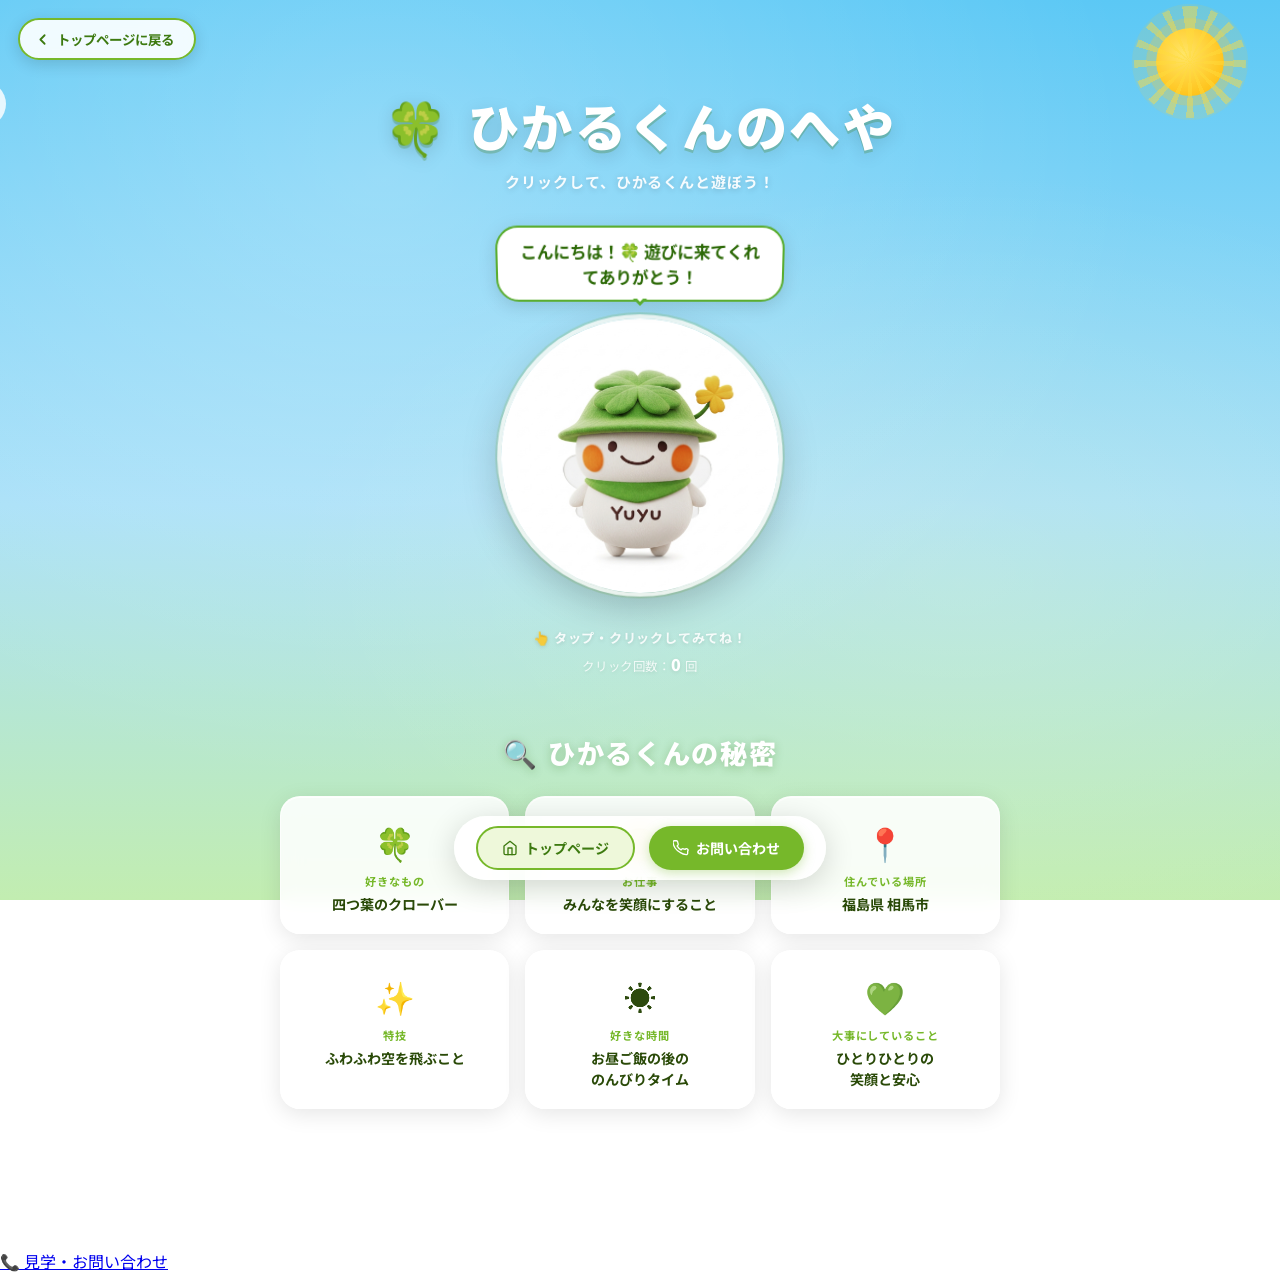
<file: hikaru.html>
<!DOCTYPE html>
<html lang="ja">
<head>
  <meta charset="UTF-8">
  <meta name="viewport" content="width=device-width, initial-scale=1.0">
  <title>ひかるくんのへや | 【公式】デイサービス 友遊</title>
  <link rel="preconnect" href="https://fonts.googleapis.com">
  <link rel="preconnect" href="https://fonts.gstatic.com" crossorigin>
  <link href="https://fonts.googleapis.com/css2?family=Noto+Sans+JP:wght@400;700;900&family=Nunito:wght@800;900&display=swap" rel="stylesheet">
  <style>
    /* ============================================================
       RESET & BASE
    ============================================================ */
    *, *::before, *::after { box-sizing: border-box; margin: 0; padding: 0; }
    html { scroll-behavior: smooth; }
    body {
      font-family: 'Noto Sans JP', sans-serif;
      min-height: 100vh;
      overflow-x: hidden;
      color: #2d4a0e;
    }

    /* ============================================================
       ANIMATED GRADIENT BACKGROUND
       上: 青空グラデーション / 下: 草原グラデーション
    ============================================================ */
    .hikaru_bg {
      position: fixed;
      inset: 0;
      z-index: 0;
      background:
        linear-gradient(
          to bottom,
          #5bc8f5 0%,
          #a8e0f8 28%,
          #c8f0a0 55%,
          #7ec850 80%,
          #5aad30 100%
        );
      background-size: 100% 200%;
      animation: skyShift 10s ease-in-out infinite alternate;
    }
    @keyframes skyShift {
      0%   { background-position: 0% 0%; }
      100% { background-position: 0% 30%; }
    }

    /* 光の粒（雰囲気づくり） */
    .hikaru_bg::after {
      content: '';
      position: absolute;
      inset: 0;
      background: radial-gradient(ellipse at 30% 20%, rgba(255,255,255,0.25) 0%, transparent 60%),
                  radial-gradient(ellipse at 75% 65%, rgba(255,255,200,0.18) 0%, transparent 50%);
      pointer-events: none;
    }

    /* ============================================================
       CLOUDS
    ============================================================ */
    .cloud {
      position: fixed;
      z-index: 1;
      background: rgba(255,255,255,0.82);
      border-radius: 60px;
      pointer-events: none;
    }
    .cloud::before, .cloud::after {
      content: '';
      position: absolute;
      background: rgba(255,255,255,0.82);
      border-radius: 50%;
    }
    .cloud--1 { width: 160px; height: 46px; top: 9%;  left: -12%; animation: cloudDrift 24s linear infinite; }
    .cloud--1::before { width: 70px;  height: 70px;  top: -34px; left: 22px; }
    .cloud--1::after  { width: 48px;  height: 48px;  top: -22px; left: 78px; }
    .cloud--2 { width: 110px; height: 32px; top: 17%; left: -9%;  animation: cloudDrift 34s linear 6s infinite; }
    .cloud--2::before { width: 50px;  height: 50px;  top: -26px; left: 16px; }
    .cloud--2::after  { width: 34px;  height: 34px;  top: -16px; left: 56px; }
    .cloud--3 { width: 130px; height: 38px; top: 4%;  left: -11%; animation: cloudDrift 19s linear 14s infinite; }
    .cloud--3::before { width: 58px;  height: 58px;  top: -28px; left: 20px; }
    .cloud--3::after  { width: 38px;  height: 38px;  top: -18px; left: 66px; }
    @keyframes cloudDrift {
      from { transform: translateX(0); }
      to   { transform: translateX(calc(100vw + 220px)); }
    }

    /* ============================================================
       SUN（画面右上）
    ============================================================ */
    .sun {
      position: fixed;
      top: 28px;
      right: 56px;
      z-index: 2;
      width: 68px;
      height: 68px;
      pointer-events: none;
    }
    .sun_circle {
      width: 100%;
      height: 100%;
      background: radial-gradient(circle at 40% 38%, #ffe566, #ffb700);
      border-radius: 50%;
      box-shadow: 0 0 0 10px rgba(255,200,40,0.25), 0 0 0 24px rgba(255,200,40,0.12);
      animation: sunPulse 4s ease-in-out infinite;
    }
    .sun_rays {
      position: absolute;
      inset: -22px;
      border-radius: 50%;
      background: repeating-conic-gradient(
        rgba(255,220,60,0.45) 0deg 8deg,
        transparent 8deg 22deg
      );
      animation: sunSpin 18s linear infinite;
    }
    @keyframes sunSpin  { to   { transform: rotate(360deg); } }
    @keyframes sunPulse {
      0%,100% { box-shadow: 0 0 0 10px rgba(255,200,40,0.25), 0 0 0 24px rgba(255,200,40,0.12); }
      50%     { box-shadow: 0 0 0 14px rgba(255,200,40,0.30), 0 0 0 32px rgba(255,200,40,0.15); }
    }

    /* ============================================================
       BACK BUTTON（左上固定）
    ============================================================ */
    .back_btn {
      position: fixed;
      top: 18px;
      left: 18px;
      z-index: 200;
      display: inline-flex;
      align-items: center;
      gap: 6px;
      background: rgba(255,255,255,0.9);
      backdrop-filter: blur(10px);
      border: 2.5px solid #76b82a;
      border-radius: 50px;
      padding: 9px 20px 9px 14px;
      font-family: 'Noto Sans JP', sans-serif;
      font-size: 0.84rem;
      font-weight: 700;
      color: #3d7a10;
      text-decoration: none;
      box-shadow: 0 4px 16px rgba(0,0,0,0.14);
      transition: transform 0.18s, box-shadow 0.18s, background 0.18s;
    }
    .back_btn:hover {
      transform: translateX(-4px);
      box-shadow: 0 6px 22px rgba(0,0,0,0.2);
      background: #fff;
    }
    .back_btn svg { width: 17px; height: 17px; flex-shrink: 0; }

    /* ============================================================
       PAGE LAYOUT
    ============================================================ */
    .hikaru_page {
      position: relative;
      z-index: 10;
      min-height: 100vh;
      display: flex;
      flex-direction: column;
      align-items: center;
      padding: 88px 20px 140px;
      gap: 0;
    }

    /* ============================================================
       PAGE TITLE
    ============================================================ */
    .hikaru_title {
      font-family: 'Nunito', 'Noto Sans JP', sans-serif;
      font-size: clamp(1.9rem, 5.5vw, 3.2rem);
      font-weight: 900;
      color: #fff;
      text-shadow: 0 3px 0 rgba(60,120,10,0.25), 0 5px 18px rgba(0,0,0,0.15);
      letter-spacing: 0.05em;
      margin-bottom: 6px;
      text-align: center;
    }
    .hikaru_subtitle {
      font-size: 0.94rem;
      font-weight: 700;
      color: rgba(255,255,255,0.92);
      text-shadow: 0 1px 6px rgba(0,0,0,0.18);
      margin-bottom: 40px;
      text-align: center;
      letter-spacing: 0.06em;
    }

    /* ============================================================
       MASCOT AREA（3D視差 + クリックアニメ）
    ============================================================ */
    #hikaruStage {
      position: relative;
      display: flex;
      flex-direction: column;
      align-items: center;
      /* perspective はここに設定 */
      perspective: 800px;
      perspective-origin: 50% 50%;
      margin-bottom: 20px;
      cursor: pointer;
      user-select: none;
      -webkit-user-select: none;
      outline: none;
    }
    #hikaruStage:focus-visible {
      outline: 3px dashed #76b82a;
      outline-offset: 10px;
      border-radius: 16px;
    }

    /* 視差トラッキング対象 */
    #hikaruTilt {
      transform-style: preserve-3d;
      will-change: transform;
      display: flex;
      flex-direction: column;
      align-items: center;
    }

    /* ── スピーチバブル ── */
    #speechBubble {
      background: #fff;
      border: 2.5px solid #5aad30;
      border-radius: 22px;
      padding: 10px 22px;
      font-size: 1.02rem;
      font-weight: 700;
      color: #2d6a08;
      box-shadow: 0 4px 18px rgba(0,0,0,0.13);
      position: relative;
      margin-bottom: 16px;
      max-width: 280px;
      min-height: 46px;
      text-align: center;
      display: flex;
      align-items: center;
      justify-content: center;
      opacity: 0;
      transform: translateY(8px) scale(0.94);
      transition: opacity 0.22s, transform 0.22s;
      pointer-events: none;
    }
    #speechBubble.is-visible {
      opacity: 1;
      transform: translateY(0) scale(1);
    }
    /* 吹き出しの矢印 */
    #speechBubble::after {
      content: '';
      position: absolute;
      bottom: -13px;
      left: 50%;
      transform: translateX(-50%);
      border: 7px solid transparent;
      border-top-color: #5aad30;
    }
    #speechBubble::before {
      content: '';
      position: absolute;
      bottom: -9px;
      left: 50%;
      transform: translateX(-50%);
      border: 7px solid transparent;
      border-top-color: #fff;
      z-index: 1;
    }

    /* ── マスコット動画（円形切り抜き） ── */
    #bigHikaru {
      width: clamp(170px, 30vw, 280px);
      height: clamp(170px, 30vw, 280px); /* 円形には width と同じ高さが必要 */
      object-fit: cover;     /* 円の中に映像をトリミング表示 */
      border-radius: 50%;    /* 丸く切り抜く */
      background: transparent;
      /* 白枠＋影でメダル感を演出 */
      outline: 4px solid rgba(255, 255, 255, 0.80);
      box-shadow: 0 14px 40px rgba(0, 0, 0, 0.22), 0 0 0 6px rgba(118, 184, 42, 0.18);
      transform-origin: center center;
      /* デフォルトのふわふわアニメ */
      animation: hikaruFloat 3.4s ease-in-out infinite;
      display: block;
      min-width: 100px;
    }

    /* 動画エラー時のフォールバック表示 */
    #bigHikaru.vid-error {
      width: clamp(170px, 30vw, 280px);
      height: clamp(170px, 30vw, 280px);
      background: linear-gradient(135deg, #e8f8d0 0%, #c0e880 100%)
                  url('images/hikaru_mascot.png') center/contain no-repeat;
      border-radius: 50%;
      animation: hikaruFloat 3.4s ease-in-out infinite;
    }

    /* ── クリックアニメーション ── */
    /* A: トランポリンジャンプ */
    #bigHikaru.anim-jump {
      animation: hikaruJump 0.6s cubic-bezier(0.36,0.07,0.19,0.97) forwards !important;
    }
    /* B: 高速スピン */
    #bigHikaru.anim-spin {
      animation: hikaruSpin 0.65s cubic-bezier(0.36,0.07,0.19,0.97) forwards !important;
    }
    /* C: プルプルシェイク */
    #bigHikaru.anim-shake {
      animation: hikaruShake 0.55s cubic-bezier(0.36,0.07,0.19,0.97) forwards !important;
    }

    @keyframes hikaruFloat {
      0%, 100% { transform: translateY(0px); }
      50%       { transform: translateY(-16px); }
    }
    @keyframes hikaruJump {
      0%   { transform: translateY(0)     scaleX(1)    scaleY(1); }
      15%  { transform: translateY(0)     scaleX(1.20) scaleY(0.80); }
      40%  { transform: translateY(-72px) scaleX(0.86) scaleY(1.16); }
      60%  { transform: translateY(-20px) scaleX(1.08) scaleY(0.94); }
      78%  { transform: translateY(0)     scaleX(0.96) scaleY(1.06); }
      90%  { transform: translateY(-6px)  scaleX(1.02) scaleY(0.98); }
      100% { transform: translateY(0)     scaleX(1)    scaleY(1); }
    }
    @keyframes hikaruSpin {
      0%   { transform: rotate(0deg)   scale(1);    }
      25%  { transform: rotate(120deg) scale(1.18); }
      60%  { transform: rotate(280deg) scale(1.10); }
      85%  { transform: rotate(350deg) scale(1.03); }
      100% { transform: rotate(360deg) scale(1);    }
    }
    @keyframes hikaruShake {
      0%,100% { transform: translateX(0)    rotate(0deg); }
      12%     { transform: translateX(-14px) rotate(-6deg); }
      25%     { transform: translateX(14px)  rotate(6deg); }
      37%     { transform: translateX(-10px) rotate(-4deg); }
      50%     { transform: translateX(10px)  rotate(4deg); }
      62%     { transform: translateX(-6px)  rotate(-2deg); }
      75%     { transform: translateX(6px)   rotate(2deg); }
      88%     { transform: translateX(-2px); }
    }

    /* ── クリックヒント ── */
    .click_hint {
      font-size: 0.82rem;
      font-weight: 700;
      color: rgba(255,255,255,0.88);
      letter-spacing: 0.06em;
      margin-top: 8px;
      animation: hintPulse 2.2s ease-in-out infinite;
      text-shadow: 0 1px 4px rgba(0,0,0,0.12);
    }
    @keyframes hintPulse {
      0%,100% { opacity: 0.65; transform: scale(1); }
      50%      { opacity: 1;    transform: scale(1.04); }
    }

    /* ── クリック回数 ── */
    .click_counter {
      font-size: 0.78rem;
      color: rgba(255,255,255,0.8);
      letter-spacing: 0.05em;
      margin-top: 5px;
      text-shadow: 0 1px 4px rgba(0,0,0,0.1);
    }
    .click_counter strong {
      font-size: 1.0rem;
      font-weight: 900;
      color: #fff;
    }

    /* ============================================================
       SPARKLE PARTICLES
    ============================================================ */
    .sparkle {
      position: fixed;
      pointer-events: none;
      z-index: 300;
      font-size: 1.3rem;
      line-height: 1;
      animation: sparklePop 0.75s ease forwards;
    }
    @keyframes sparklePop {
      0%   { transform: translate(0,0) scale(0.3) rotate(0deg);   opacity: 1; }
      55%  { opacity: 1; }
      100% { transform: translate(var(--dx),var(--dy)) scale(1.0) rotate(var(--dr)); opacity: 0; }
    }

    /* ============================================================
       CLOVER SHOWER PARTICLES
    ============================================================ */
    .clover_particle {
      position: fixed;
      top: -50px;
      z-index: 250;
      pointer-events: none;
      font-size: var(--sz, 1.6rem);
      animation: cloverFall var(--dur) ease-in forwards;
      will-change: transform, opacity;
    }
    @keyframes cloverFall {
      0%   { transform: translateY(0px)    rotate(0deg)         translateX(0px); opacity: 1;   }
      30%  { transform: translateY(30vh)   rotate(var(--r1))    translateX(var(--wx)); opacity: 1; }
      70%  { transform: translateY(72vh)   rotate(var(--r2))    translateX(calc(var(--wx) * -0.6)); opacity: 0.9; }
      100% { transform: translateY(112vh)  rotate(var(--spin))  translateX(var(--wx2)); opacity: 0; }
    }

    /* ============================================================
       EASTER EGG OVERLAY
    ============================================================ */
    #easterEgg {
      display: none;
      position: fixed;
      inset: 0;
      z-index: 600;
      background: rgba(0,0,0,0.55);
      backdrop-filter: blur(8px);
      align-items: center;
      justify-content: center;
      flex-direction: column;
      gap: 22px;
    }
    #easterEgg.is-active { display: flex; animation: eggFadeIn 0.3s ease; }
    @keyframes eggFadeIn { from { opacity: 0; } to { opacity: 1; } }

    .easter_card {
      background: #fff;
      border-radius: 28px;
      padding: 44px 52px;
      text-align: center;
      box-shadow: 0 24px 64px rgba(0,0,0,0.28);
      max-width: 360px;
      width: 92%;
      animation: easterIn 0.5s cubic-bezier(0.34,1.56,0.64,1) forwards;
    }
    @keyframes easterIn {
      from { transform: scale(0.4) rotate(-10deg); opacity: 0; }
      to   { transform: scale(1)   rotate(0deg);   opacity: 1; }
    }
    .easter_emoji { font-size: 3.2rem; margin-bottom: 10px; }
    .easter_title {
      font-size: 1.45rem;
      font-weight: 900;
      color: #5aad30;
      margin-bottom: 10px;
    }
    .easter_text  { font-size: 0.92rem; color: #555; line-height: 1.75; }
    .easter_close {
      background: #76b82a;
      color: #fff;
      border: none;
      border-radius: 50px;
      padding: 13px 40px;
      font-size: 1rem;
      font-weight: 700;
      cursor: pointer;
      font-family: inherit;
      box-shadow: 0 4px 14px rgba(118,184,42,0.4);
      transition: background 0.15s, transform 0.15s;
    }
    .easter_close:hover { background: #4d9620; transform: scale(1.06); }

    /* ============================================================
       PROFILE SECTION — 「ひかるくんの秘密」
    ============================================================ */
    .profile_section {
      width: 100%;
      max-width: 720px;
      margin-top: 56px;
    }
    .profile_section_title {
      font-family: 'Nunito', 'Noto Sans JP', sans-serif;
      font-size: clamp(1.3rem, 3.5vw, 1.7rem);
      font-weight: 900;
      color: #fff;
      text-align: center;
      text-shadow: 0 2px 10px rgba(40,100,5,0.28);
      margin-bottom: 22px;
      letter-spacing: 0.06em;
    }
    .profile_grid {
      display: grid;
      grid-template-columns: repeat(3, 1fr);
      gap: 16px;
    }
    .profile_card {
      background: rgba(255,255,255,0.88);
      backdrop-filter: blur(10px);
      border-radius: 20px;
      padding: 22px 16px 18px;
      text-align: center;
      box-shadow: 0 5px 22px rgba(0,0,0,0.10), 0 1px 0 rgba(255,255,255,0.8) inset;
      border: 1.5px solid rgba(255,255,255,0.6);
      transition: transform 0.22s cubic-bezier(0.34,1.56,0.64,1), box-shadow 0.22s;
      cursor: default;
    }
    .profile_card:hover {
      transform: translateY(-6px) scale(1.04);
      box-shadow: 0 12px 36px rgba(0,0,0,0.16);
    }
    .profile_card_icon  {
      font-size: 2rem;
      margin-bottom: 8px;
      display: block;
      animation: iconBounce 3s ease-in-out infinite;
    }
    /* カードごとにアニメーション遅延 */
    .profile_card:nth-child(2) .profile_card_icon { animation-delay: 0.3s; }
    .profile_card:nth-child(3) .profile_card_icon { animation-delay: 0.6s; }
    .profile_card:nth-child(4) .profile_card_icon { animation-delay: 0.9s; }
    .profile_card:nth-child(5) .profile_card_icon { animation-delay: 1.2s; }
    .profile_card:nth-child(6) .profile_card_icon { animation-delay: 1.5s; }
    @keyframes iconBounce {
      0%,100% { transform: translateY(0); }
      45%     { transform: translateY(-5px); }
      55%     { transform: translateY(-5px); }
    }
    .profile_card_label {
      font-size: 0.7rem;
      font-weight: 700;
      color: #76b82a;
      letter-spacing: 0.08em;
      margin-bottom: 5px;
      text-transform: uppercase;
    }
    .profile_card_value {
      font-size: 0.88rem;
      font-weight: 700;
      color: #2a4a08;
      line-height: 1.5;
    }

    /* ============================================================
       BOTTOM NAV（固定）
    ============================================================ */
    .bottom_nav {
      position: fixed;
      bottom: 20px;
      left: 50%;
      transform: translateX(-50%);
      z-index: 200;
      display: flex;
      gap: 14px;
      background: rgba(255,255,255,0.92);
      backdrop-filter: blur(14px);
      border-radius: 50px;
      padding: 10px 22px;
      box-shadow: 0 6px 30px rgba(0,0,0,0.16);
      white-space: nowrap;
    }
    .bottom_nav_btn {
      display: inline-flex;
      align-items: center;
      gap: 7px;
      padding: 10px 24px;
      border-radius: 50px;
      font-size: 0.88rem;
      font-weight: 700;
      font-family: inherit;
      text-decoration: none;
      cursor: pointer;
      border: none;
      transition: transform 0.16s, box-shadow 0.16s, background 0.16s;
    }
    .bottom_nav_btn--home {
      background: #eef8da;
      color: #3d7a10;
      border: 2px solid #76b82a;
    }
    .bottom_nav_btn--home:hover   { background: #dff0b8; transform: scale(1.05); }
    .bottom_nav_btn--contact {
      background: #76b82a;
      color: #fff;
      box-shadow: 0 3px 12px rgba(118,184,42,0.35);
    }
    .bottom_nav_btn--contact:hover { background: #4d9620; transform: scale(1.06); box-shadow: 0 6px 18px rgba(118,184,42,0.45); }
    .bottom_nav_btn svg { width: 16px; height: 16px; flex-shrink: 0; }

    /* ============================================================
       RESPONSIVE
    ============================================================ */
    @media (max-width: 640px) {
      .profile_grid { grid-template-columns: repeat(2, 1fr); gap: 12px; }
      .sun { top: 16px; right: 24px; }
      .sun, .sun_circle { width: 48px; height: 48px; }
      .hikaru_page { padding-top: 72px; }
    }
    @media (max-width: 400px) {
      .bottom_nav { gap: 8px; padding: 9px 14px; }
      .bottom_nav_btn { padding: 9px 14px; font-size: 0.8rem; }
      .profile_grid { gap: 10px; }
    }
  </style>
</head>
<body>

  <!-- 背景 -->
  <div class="hikaru_bg" aria-hidden="true"></div>

  <!-- 雲 -->
  <div class="cloud cloud--1" aria-hidden="true"></div>
  <div class="cloud cloud--2" aria-hidden="true"></div>
  <div class="cloud cloud--3" aria-hidden="true"></div>

  <!-- 太陽 -->
  <div class="sun" aria-hidden="true">
    <div class="sun_rays"></div>
    <div class="sun_circle"></div>
  </div>

  <!-- 戻るボタン -->
  <a href="./index.html" class="back_btn" aria-label="トップページに戻る">
    <svg viewBox="0 0 24 24" fill="none" stroke="currentColor" stroke-width="2.5"
         stroke-linecap="round" stroke-linejoin="round" aria-hidden="true">
      <polyline points="15 18 9 12 15 6"/>
    </svg>
    トップページに戻る
  </a>

  <!-- メインコンテンツ -->
  <main class="hikaru_page">

    <h1 class="hikaru_title">🍀 ひかるくんのへや</h1>
    <p class="hikaru_subtitle">クリックして、ひかるくんと遊ぼう！</p>

    <!-- マスコット + 視差エリア -->
    <div id="hikaruStage" role="button" tabindex="0"
         aria-label="ひかるくんをクリックして遊ぶ（Enterキーでも操作できます）">
      <div id="hikaruTilt">
        <!-- スピーチバブル -->
        <div id="speechBubble" role="status" aria-live="polite" aria-atomic="true"></div>
        <!-- マスコット動画（透過PNG をポスター画像に指定して読み込み中もキャラ表示） -->
        <video
          id="bigHikaru"
          src="images/hikaru.mp4.mp4"
          poster="images/hikaru_mascot.png"
          autoplay
          muted
          loop
          playsinline
          aria-label="ひかるくん"
          preload="auto"
        ></video>
      </div>
    </div>

    <p class="click_hint" aria-hidden="true">👆 タップ・クリックしてみてね！</p>
    <p class="click_counter">
      クリック回数：<strong id="clickNum">0</strong> 回
    </p>

    <!-- ひかるくんの秘密（プロフィールカード） -->
    <section class="profile_section" aria-label="ひかるくんの秘密">
      <h2 class="profile_section_title">🔍 ひかるくんの秘密</h2>
      <div class="profile_grid">
        <div class="profile_card">
          <span class="profile_card_icon" aria-hidden="true">🍀</span>
          <div class="profile_card_label">好きなもの</div>
          <div class="profile_card_value">四つ葉のクローバー</div>
        </div>
        <div class="profile_card">
          <span class="profile_card_icon" aria-hidden="true">😊</span>
          <div class="profile_card_label">お仕事</div>
          <div class="profile_card_value">みんなを笑顔にすること</div>
        </div>
        <div class="profile_card">
          <span class="profile_card_icon" aria-hidden="true">📍</span>
          <div class="profile_card_label">住んでいる場所</div>
          <div class="profile_card_value">福島県 相馬市</div>
        </div>
        <div class="profile_card">
          <span class="profile_card_icon" aria-hidden="true">✨</span>
          <div class="profile_card_label">特技</div>
          <div class="profile_card_value">ふわふわ空を飛ぶこと</div>
        </div>
        <div class="profile_card">
          <span class="profile_card_icon" aria-hidden="true">☀️</span>
          <div class="profile_card_label">好きな時間</div>
          <div class="profile_card_value">お昼ご飯の後の<br>のんびりタイム</div>
        </div>
        <div class="profile_card">
          <span class="profile_card_icon" aria-hidden="true">💚</span>
          <div class="profile_card_label">大事にしていること</div>
          <div class="profile_card_value">ひとりひとりの<br>笑顔と安心</div>
        </div>
      </div>
    </section>

  </main><!-- /.hikaru_page -->

  <!-- イースターエッグ（10回クリック） -->
  <div id="easterEgg" aria-modal="true" role="dialog" aria-labelledby="easterTitle">
    <div class="easter_card">
      <div class="easter_emoji">🎉🍀🎉</div>
      <div class="easter_title" id="easterTitle">すごい！10回もクリック！</div>
      <p class="easter_text">
        ひかるくんはあなたのことが大好きです！<br>
        デイサービス 友遊で、みんなが笑顔になれる場所でお待ちしています🍀
      </p>
    </div>
    <button class="easter_close" id="easterCloseBtn">とじる ✕</button>
  </div>

  <!-- ボトムナビ -->
  <nav class="bottom_nav" aria-label="ページナビゲーション">
    <a href="./index.html" class="bottom_nav_btn bottom_nav_btn--home">
      <svg viewBox="0 0 24 24" fill="none" stroke="currentColor" stroke-width="2"
           stroke-linecap="round" stroke-linejoin="round" aria-hidden="true">
        <path d="M3 9l9-7 9 7v11a2 2 0 01-2 2H5a2 2 0 01-2-2z"/>
        <polyline points="9 22 9 12 15 12 15 22"/>
      </svg>
      トップページ
    </a>
    <a href="./index.html#contact" class="bottom_nav_btn bottom_nav_btn--contact">
      <svg viewBox="0 0 24 24" fill="none" stroke="currentColor" stroke-width="2"
           stroke-linecap="round" stroke-linejoin="round" aria-hidden="true">
        <path d="M22 16.92v3a2 2 0 01-2.18 2 19.79 19.79 0 01-8.63-3.07A19.5 19.5 0 013.09 12a19.79 19.79 0 01-3.07-8.67A2 2 0 012 1.16h3a2 2 0 012 1.72c.127.96.361 1.903.7 2.81a2 2 0 01-.45 2.11L6.09 8.91a16 16 0 006 6l1.27-1.27a2 2 0 012.11-.45c.907.339 1.85.573 2.81.7A2 2 0 0122 16.92z"/>
      </svg>
      お問い合わせ
    </a>
  </nav>

  <script>
  /* ================================================================
     hikaru.html — メインスクリプト
     ================================================================ */
  (function () {
    'use strict';

    /* ── DOM 参照 ────────────────────────────────── */
    var stage      = document.getElementById('hikaruStage');
    var tiltWrap   = document.getElementById('hikaruTilt');
    var img        = document.getElementById('bigHikaru');
    var bubble     = document.getElementById('speechBubble');
    var clickNumEl = document.getElementById('clickNum');
    var eggOverlay = document.getElementById('easterEgg');
    var eggClose   = document.getElementById('easterCloseBtn');

    /* ── 動画エラーハンドリング ──────────────────── */
    img.addEventListener('error', function () {
      /* 動画が再生できない場合：ポスター画像（PNG）を背景に使ったフォールバックへ */
      img.classList.add('vid-error');
      img.removeAttribute('src');  /* 壊れた動画を停止 */
    });

    /* 動画の自動再生ポリシーで止まった場合も念のため再試行 */
    img.addEventListener('suspend', function () {
      img.play && img.play().catch(function () { /* silent */ });
    });

    /* ── 状態変数 ────────────────────────────────── */
    var clickCount  = 0;
    var isAnimating = false;
    var bubbleTimer = null;

    /* マウス視差用 */
    var mouseX   = window.innerWidth  / 2;
    var mouseY   = window.innerHeight / 2;
    var curRx    = 0;  // 現在の X軸回転（上下傾き）
    var curRy    = 0;  // 現在の Y軸回転（左右傾き）
    var stageRect = { cx: 0, cy: 0 };
    var MAX_TILT  = 20; // 最大傾き角度（度）

    /* ── セリフリスト ─────────────────────────────── */
    var DIALOGUES = [
      'やったー！🍀',
      'もっとクリックして！✨',
      'ありがとう〜😊',
      'うれしいな！💚',
      '友遊へようこそ！',
      'えへへ、くすぐったい！',
      'いっしょに楽しもう！',
      '元気いっぱい！💪',
      'いい天気だね〜☀️',
      'お茶でも飲む？🍵',
      'クローバー大好き🍀',
      'まだまだ続くよ〜！',
      'ひかるくん、飛べるよ！',
      'たのしいね〜🎉',
      'また来てね〜🌟'
    ];
    var dlgIndex = 0;

    /* ── スピーチバブル表示 ──────────────────────── */
    function showBubble(text) {
      if (bubbleTimer) clearTimeout(bubbleTimer);
      bubble.textContent = text;
      bubble.classList.add('is-visible');
      bubbleTimer = setTimeout(function () {
        bubble.classList.remove('is-visible');
      }, 2600);
    }

    /* ── スパークルエフェクト ────────────────────── */
    var SPARK_EMOJIS = ['✨','🌟','💫','⭐','🍀','🌸','💚','🎉','🌈'];
    function spawnSparkles(cx, cy) {
      var N = 9;
      for (var i = 0; i < N; i++) {
        var el    = document.createElement('span');
        el.className = 'sparkle';
        var angle = (Math.PI * 2 / N) * i + (Math.random() - 0.5);
        var dist  = 50 + Math.random() * 65;
        el.textContent = SPARK_EMOJIS[Math.floor(Math.random() * SPARK_EMOJIS.length)];
        el.style.setProperty('--dx', (Math.cos(angle) * dist).toFixed(1) + 'px');
        el.style.setProperty('--dy', (Math.sin(angle) * dist).toFixed(1) + 'px');
        el.style.setProperty('--dr', (Math.random() * 360 - 180).toFixed(0) + 'deg');
        el.style.left = (cx - 12) + 'px';
        el.style.top  = (cy - 12) + 'px';
        document.body.appendChild(el);
        el.addEventListener('animationend', function () { this.remove(); });
      }
    }

    /* ── クローバーシャワー ──────────────────────── */
    var SHOWER_EMOJIS = ['🍀','🍀','🍀','🌟','✨','🌸'];
    function spawnCloverParticle() {
      var el = document.createElement('span');
      el.className = 'clover_particle';
      el.textContent = SHOWER_EMOJIS[Math.floor(Math.random() * SHOWER_EMOJIS.length)];

      var size = (1.2 + Math.random() * 1.2).toFixed(1) + 'rem';
      var dur  = (1.6 + Math.random() * 1.6).toFixed(2) + 's';
      var wx   = ((Math.random() - 0.5) * 80).toFixed(0) + 'px';
      var wx2  = ((Math.random() - 0.5) * 60).toFixed(0) + 'px';
      var r1   = (Math.random() * 360).toFixed(0) + 'deg';
      var r2   = (Math.random() * 540).toFixed(0) + 'deg';
      var spin = (Math.random() * 720 - 360).toFixed(0) + 'deg';

      el.style.left = (Math.random() * 100).toFixed(1) + 'vw';
      el.style.setProperty('--sz',   size);
      el.style.setProperty('--dur',  dur);
      el.style.setProperty('--wx',   wx);
      el.style.setProperty('--wx2',  wx2);
      el.style.setProperty('--r1',   r1);
      el.style.setProperty('--r2',   r2);
      el.style.setProperty('--spin', spin);

      document.body.appendChild(el);
      el.addEventListener('animationend', function () { this.remove(); });
    }
    function launchShower(count, interval) {
      count    = count    || 20;
      interval = interval || 48;
      for (var i = 0; i < count; i++) {
        (function (delay) {
          setTimeout(spawnCloverParticle, delay);
        })(i * interval);
      }
    }

    /* ── クリックアニメーション ──────────────────── */
    var ANIMS = ['anim-jump', 'anim-spin', 'anim-shake'];
    /* 各アニメの想定最大時間（ms）+ 余裕 ── animationend が来ない場合の保険 */
    var ANIM_DURATION = { 'anim-jump': 700, 'anim-spin': 750, 'anim-shake': 650 };

    function playRandomAnim() {
      if (isAnimating) return;
      isAnimating = true;
      var anim = ANIMS[Math.floor(Math.random() * ANIMS.length)];

      /* CSS animation を確実にリセット（video 要素でも有効） */
      img.style.animation = 'none';
      void img.offsetWidth;   /* 強制リフロー */
      img.classList.add(anim);

      /* animationend を待つ */
      var safetyTimer = null;

      function cleanup() {
        if (safetyTimer) clearTimeout(safetyTimer);
        img.removeEventListener('animationend', onEnd);
        img.classList.remove(anim);
        img.style.animation = '';  /* float に戻す */
        isAnimating = false;
      }

      function onEnd(e) {
        /* video 要素の場合 animationName を確認してから処理 */
        if (e && e.animationName && !e.animationName.match(/^hikaru(Jump|Spin|Shake)$/)) return;
        cleanup();
      }

      img.addEventListener('animationend', onEnd);
      /* 保険タイマー：animationend が発火しなかった場合に強制解除 */
      safetyTimer = setTimeout(cleanup, ANIM_DURATION[anim] || 800);
    }

    /* ── クリックハンドラ ─────────────────────────── */
    function handleClick(e) {
      clickCount++;
      if (clickNumEl) clickNumEl.textContent = clickCount;

      /* クリック座標（タッチ対応） */
      var cx = window.innerWidth  / 2;
      var cy = window.innerHeight / 2;
      if (e) {
        if (e.changedTouches && e.changedTouches.length > 0) {
          cx = e.changedTouches[0].clientX;
          cy = e.changedTouches[0].clientY;
        } else if (e.clientX !== undefined) {
          cx = e.clientX;
          cy = e.clientY;
        }
      }

      spawnSparkles(cx, cy);
      showBubble(DIALOGUES[dlgIndex % DIALOGUES.length]);
      dlgIndex++;
      playRandomAnim();

      /* 3クリックごとにシャワー */
      if (clickCount % 3 === 0) {
        launchShower(24, 45);
      }

      /* 10クリックでイースターエッグ */
      if (clickCount === 10) {
        launchShower(45, 40);
        setTimeout(function () {
          eggOverlay.classList.add('is-active');
          eggClose.focus();
        }, 700);
      }
    }

    stage.addEventListener('click', handleClick);
    stage.addEventListener('keydown', function (e) {
      if (e.key === 'Enter' || e.key === ' ') {
        e.preventDefault();
        handleClick(null);
      }
    });

    eggClose.addEventListener('click', function () {
      eggOverlay.classList.remove('is-active');
      stage.focus();
    });
    eggOverlay.addEventListener('click', function (e) {
      if (e.target === eggOverlay) {
        eggOverlay.classList.remove('is-active');
        stage.focus();
      }
    });

    /* ================================================================
       マウス追従 3D 視差トラッキング
       ================================================================
       - stage の中心を基準にマウス位置を正規化
       - rotateX（上下）+ rotateY（左右）を lerp でなめらかに追従
       - アニメーション中は中心に戻る
    ================================================================ */
    function updateStageRect() {
      var r = stage.getBoundingClientRect();
      stageRect.cx = r.left + r.width  / 2;
      stageRect.cy = r.top  + r.height / 2;
    }
    updateStageRect();
    window.addEventListener('resize',  updateStageRect, { passive: true });
    window.addEventListener('scroll',  updateStageRect, { passive: true });

    /* マウス座標更新 */
    document.addEventListener('mousemove', function (e) {
      mouseX = e.clientX;
      mouseY = e.clientY;
    });

    /* タッチでも視差 */
    document.addEventListener('touchmove', function (e) {
      if (e.touches.length > 0) {
        mouseX = e.touches[0].clientX;
        mouseY = e.touches[0].clientY;
      }
    }, { passive: true });
    document.addEventListener('touchend', function () {
      /* タッチ終了 → ゆっくり中心へ戻す */
      mouseX = stageRect.cx;
      mouseY = stageRect.cy;
    }, { passive: true });

    /* 線形補間ユーティリティ */
    function lerp(a, b, t) { return a + (b - a) * t; }

    /* RAF ループ */
    function trackLoop() {
      /* ビューポート全体に対するマウス位置を正規化（-1 〜 +1） */
      var dx = Math.max(-1, Math.min(1, (mouseX - stageRect.cx) / (window.innerWidth  * 0.5)));
      var dy = Math.max(-1, Math.min(1, (mouseY - stageRect.cy) / (window.innerHeight * 0.5)));

      /* アニメーション中は中心（0）へ向かわせる */
      var targetRx = isAnimating ? 0 : (-dy * MAX_TILT);
      var targetRy = isAnimating ? 0 : ( dx * MAX_TILT);

      /* なめらか補間（係数 0.10 = スルスル感） */
      curRx = lerp(curRx, targetRx, 0.10);
      curRy = lerp(curRy, targetRy, 0.10);

      tiltWrap.style.transform =
        'perspective(800px) rotateX(' + curRx.toFixed(2) + 'deg) rotateY(' + curRy.toFixed(2) + 'deg)';

      requestAnimationFrame(trackLoop);
    }
    requestAnimationFrame(trackLoop);

    /* ================================================================
       初回シャワー + あいさつ
    ================================================================ */
    setTimeout(function () {
      launchShower(16, 55);
      showBubble('こんにちは！🍀 遊びに来てくれてありがとう！');
    }, 800);

  })();
  </script>
<a href="./index.html#contact" class="floating-contact">📞 見学・お問い合わせ</a>
</body>
</html>
</file>
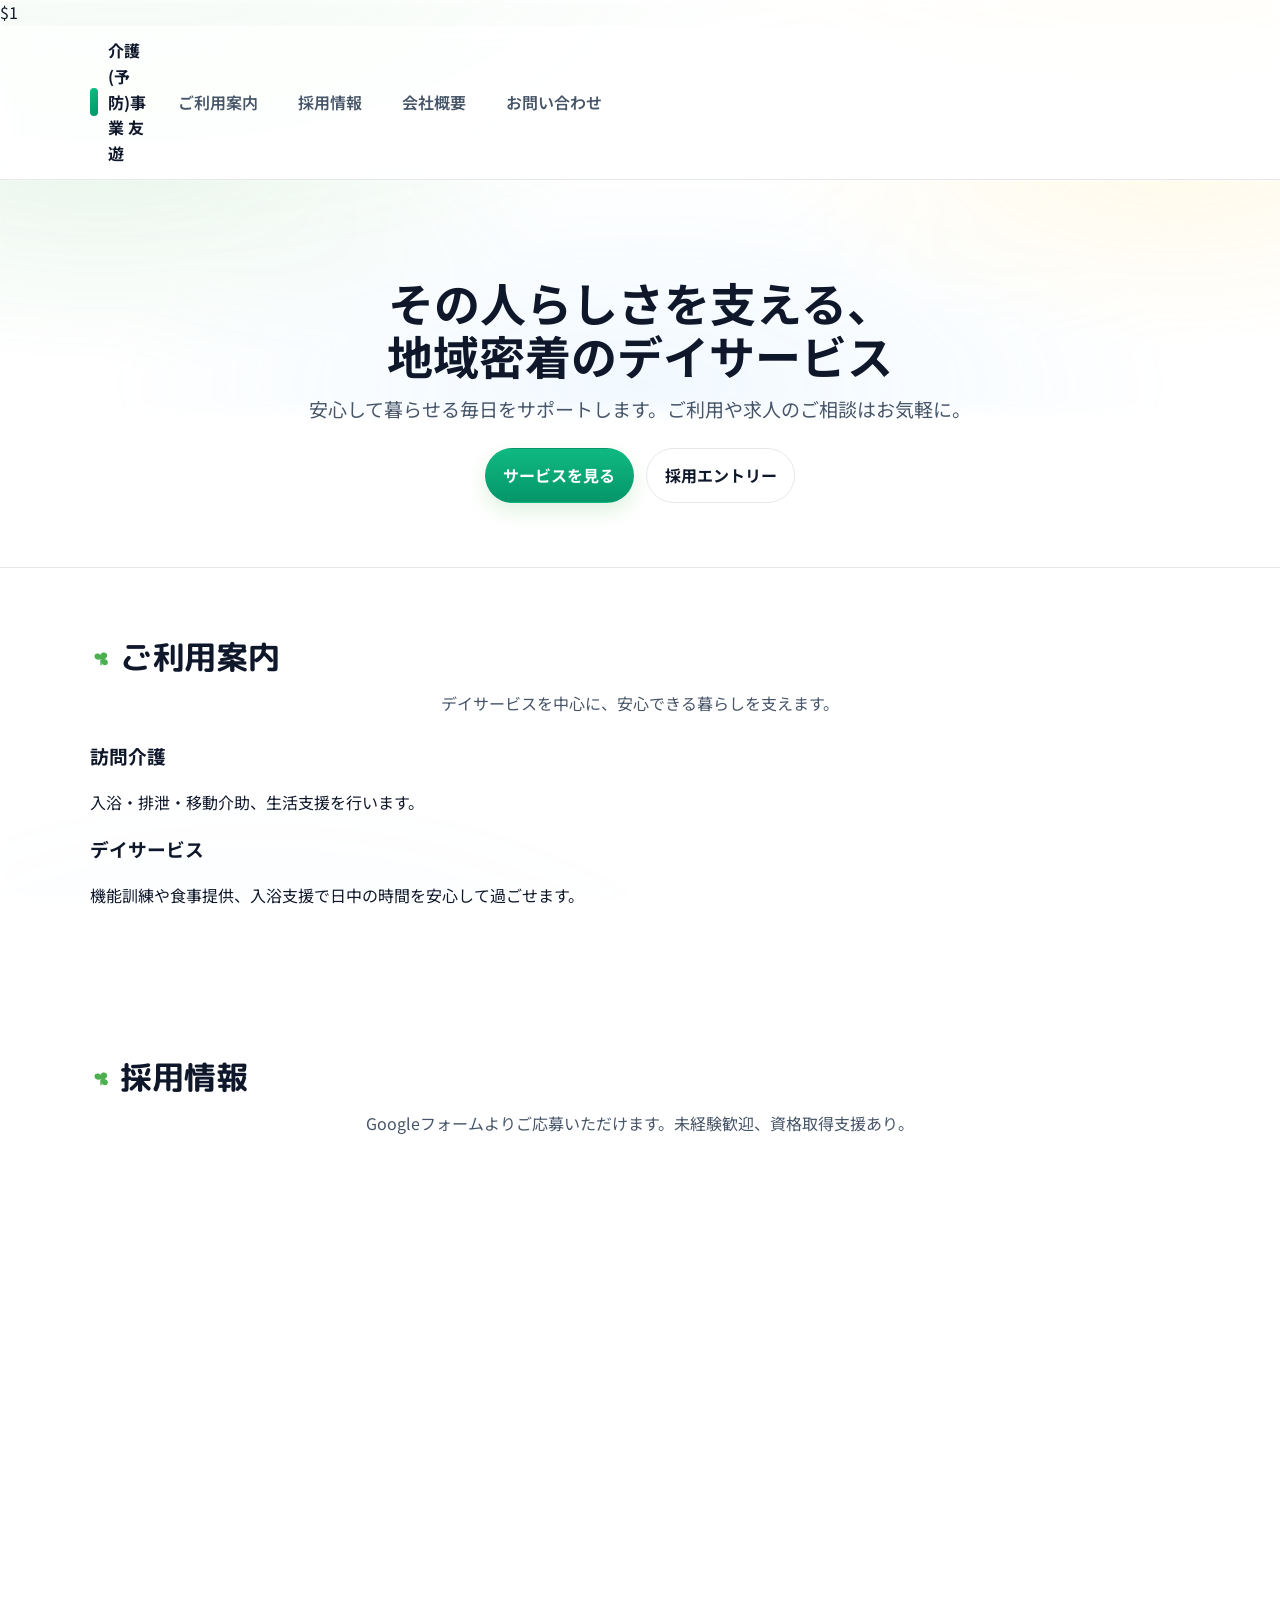
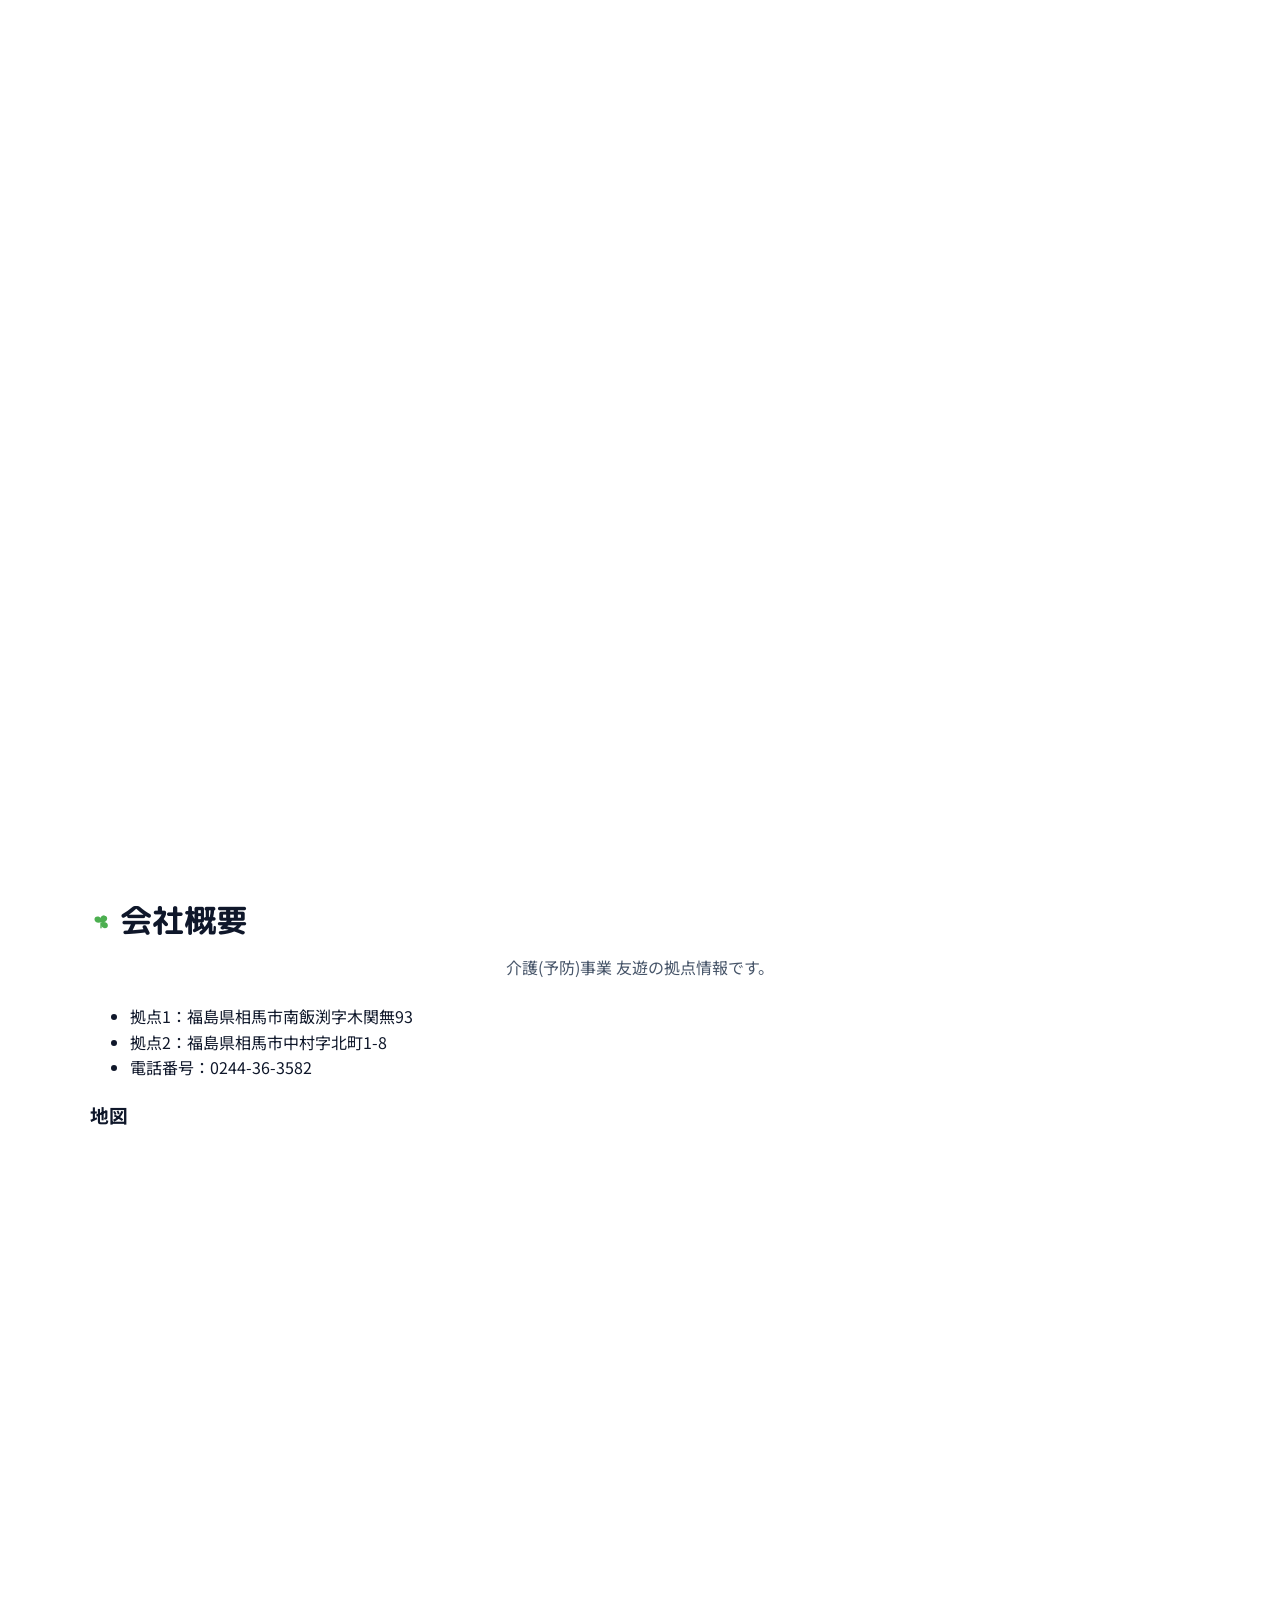
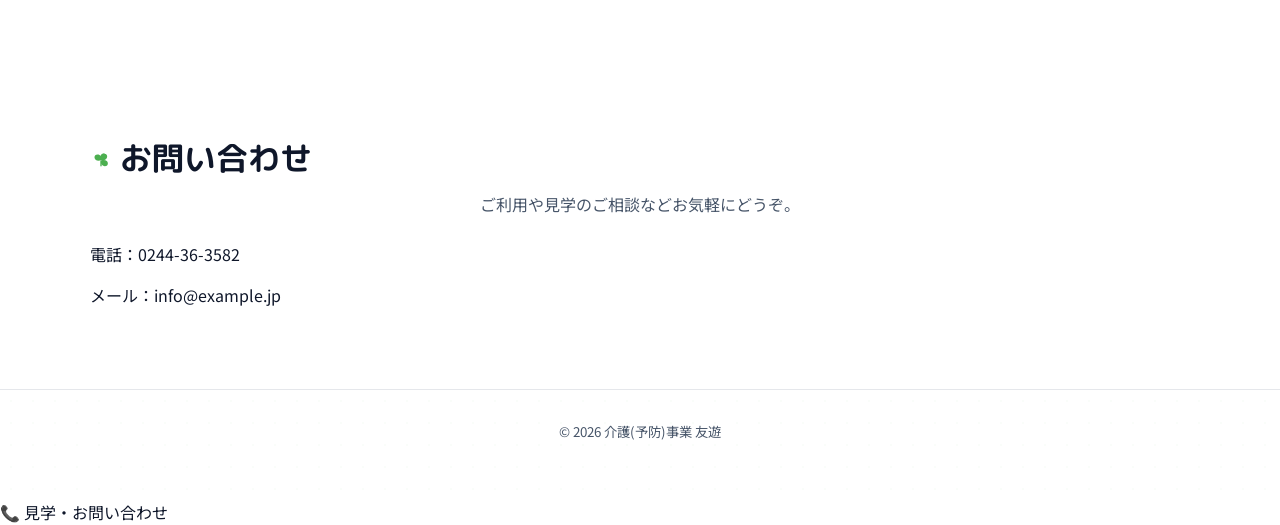
<file: index2.html>
<!doctype html>
<html lang="ja">
<head>
  <meta charset="utf-8" />
  <meta name="viewport" content="width=device-width, initial-scale=1" />
  <title>【公式】デイサービス 友遊 | 福島県相馬市の通所介護施設</title>
  <meta name="description" content="福島県相馬市の介護(予防)事業 友遊公式サイト。ご利用案内・会社概要・求人情報（Googleフォーム応募）を掲載。" />
  $1<link rel="preconnect" href="https://fonts.googleapis.com"><link rel="preconnect" href="https://fonts.gstatic.com" crossorigin>
<link href="https://fonts.googleapis.com/css2?family=M+PLUS+Rounded+1c:wght@400;600;700&family=Noto+Sans+JP:wght@400;500;700&display=swap" rel="stylesheet">
<style>
    *, *::before, *::after { box-sizing: border-box; }
    body { margin: 0; font-family: system-ui, -apple-system, "Hiragino Kaku Gothic ProN", "Noto Sans JP", "Yu Gothic UI", Meiryo, sans-serif; line-height: 1.6; }
    img { max-width: 100%; height: auto; display: block; }
    a { color: inherit; text-decoration: none; }
    :root {
      /* やさしい水彩風パレット */
      --bg: #FAFDF9;            /* ごく薄い緑がかった白 */
      --panel: #FFFFFF;         /* パネル背景 */
      --text: #2c3e2f;          /* 深い緑みのグレー */
      --muted: #6b7f72;         /* 落ち着いた補助テキスト */
      --brand: #79C98B;         /* 葉の明るい緑 */
      --brand-strong: #4CAF50;  /* クローバーの主色 */
      --ring: #BEE3C6;          /* フォーカスリング */
      --border:#e3efe6;         /* やわらかいボーダー */
      --card:#ffffff;
      --radius:18px; --container:min(1100px,92vw);
    }
    @media (prefers-color-scheme: light) {
      :root { --bg:#fff; --panel:#f8fafc; --text:#0f172a; --muted:#475569; --brand:#10b981; --brand-strong:#059669; --ring:#86efac; --border:#e5e7eb; --card:#fff; }
    }
    body { background: var(--bg); color: var(--text); font-family: 'Noto Sans JP', system-ui, -apple-system, 'Hiragino Kaku Gothic ProN', 'Yu Gothic UI', Meiryo, sans-serif; }
    /* 水彩のにじみを重ねた背景（超薄） */
    body::before{
      content:""; position:fixed; inset:0; z-index:-1; pointer-events:none; opacity:.35;
      background:
        radial-gradient(1200px 600px at 10% -10%, rgba(121,201,139,.25), transparent 60%),
        radial-gradient(1000px 500px at 90% -20%, rgba(255,213,79,.18), transparent 60%),
        radial-gradient(900px 500px at 20% 120%, rgba(125,196,255,.15), transparent 60%);
      filter: blur(4px);
    }
    .container { width: var(--container); margin-inline: auto; }

    header { position: sticky; top: 0; z-index: 50; background: rgba(17,24,39,.6); backdrop-filter: saturate(150%) blur(8px); border-bottom: 1px solid var(--border); }
    @media (prefers-color-scheme: light){ header{ background: rgba(255,255,255,.7);} }
    .nav { display:flex; align-items:center; justify-content:space-between; gap:1rem; padding:.8rem 0; }
    .brand { display:inline-flex; align-items:center; gap:.6rem; font-weight:700; }
    .brand-mark { width:28px; height:28px; border-radius:10px; background: linear-gradient(145deg, var(--brand) 0%, var(--brand-strong) 100%); position:relative; }
    /* ロゴ横の小さな四葉（SVGを背景に） */
    .brand-mark::after{ content:""; position:absolute; inset:3px; background-repeat:no-repeat; background-position:center; background-size:90% 90%;
      background-image: url('data:image/svg+xml;utf8,<svg xmlns="http://www.w3.org/2000/svg" viewBox="0 0 64 64" fill="%234CAF50"><path d="M32 33c4-9-2-17-10-17-6 0-9 4-9 8 0 7 7 12 19 9z"/><path d="M31 32c9 4 17-2 17-10 0-6-4-9-8-9-7 0-12 7-9 19z"/><path d="M31 33c-9 4-17-2-17-10 0-6 4-9 8-9 7 0 12 7 9 19z" transform="rotate(90 32 32)"/><path d="M33 33c-4 9 2 17 10 17 6 0 9-4 9-8 0-7-7-12-19-9z"/><rect x="30" y="33" width="4" height="18" rx="2"/></svg>');
    }
    nav ul { list-style:none; display:flex; gap:1rem; margin:0; padding:0; }
    nav a { padding:.5rem .75rem; border-radius:10px; font-weight:600; color: var(--muted); }
    nav a:hover { color: var(--text); background: color-mix(in oklab, var(--brand) 18%, transparent); }

    .hero { padding: 96px 0 64px; border-bottom:1px solid var(--border); text-align:center; position:relative; overflow:hidden; }
    .hero::before{ content:""; position:absolute; inset: -10% -10% auto -10%; height:70%; z-index:-1; opacity:.6;
      background:
        radial-gradient(800px 380px at 15% 0%, rgba(121,201,139,.25), transparent 60%),
        radial-gradient(700px 320px at 85% 5%, rgba(255,213,79,.2), transparent 60%),
        radial-gradient(900px 360px at 50% 90%, rgba(125,196,255,.18), transparent 60%);
      filter: blur(6px);
    }
    .hero h1 { font-size: clamp(28px, 4vw + 10px, 46px); line-height:1.15; margin:0 0 12px; }
    .hero p { font-size: clamp(16px, 1.2vw + 10px, 19px); color: var(--muted); margin: 0 0 24px; }
    .actions { display:flex; justify-content:center; gap:.75rem; flex-wrap:wrap; }
    .btn { display:inline-flex; align-items:center; justify-content:center; gap:.5rem; padding:.85rem 1.1rem; border-radius:999px; font-weight:700; border:1px solid transparent; }
    .btn-primary { background: linear-gradient(180deg, var(--brand), var(--brand-strong)); color:#fff; box-shadow: 0 8px 20px rgba(76,175,80,.18); }
    .btn-primary:hover { filter: brightness(1.04); }
    .btn-ghost { background: transparent; color: var(--text); border:1px solid var(--border); }
    .btn-ghost:hover { background: rgba(121,201,139,.08); }
    .btn-ghost { background: transparent; color: var(--text); border:1px solid var(--border); }

    section { padding:64px 0; }
    .section-title { font-family:'M PLUS Rounded 1c','Noto Sans JP',sans-serif; font-size: clamp(22px, 2.2vw + 10px, 32px); margin:0 0 8px; text-align:center; display:inline-flex; align-items:center; gap:.5rem; }
    /* 見出しの前に四葉アイコン */
    .section-title::before{ content:""; width:22px; height:22px; display:inline-block; background-repeat:no-repeat; background-size:100% 100%; transform: translateY(1px);
      background-image:url('data:image/svg+xml;utf8,<svg xmlns="http://www.w3.org/2000/svg" viewBox="0 0 64 64" fill="%234CAF50"><path d="M32 33c4-9-2-17-10-17-6 0-9 4-9 8 0 7 7 12 19 9z"/><path d="M31 32c9 4 17-2 17-10 0-6-4-9-8-9-7 0-12 7-9 19z"/><path d="M31 33c-9 4-17-2-17-10 0-6 4-9 8-9 7 0 12 7 9 19z" transform="rotate(90 32 32)"/><path d="M33 33c-4 9 2 17 10 17 6 0 9-4 9-8 0-7-7-12-19-9z"/><rect x="30" y="33" width="4" height="18" rx="2"/></svg>');
    }
    .section-desc { color: var(--muted); margin:0 0 24px; text-align:center; }

    iframe { width:100%; border:0; border-radius:12px; }

    footer { border-top:1px solid var(--border); padding:28px 0 56px; color:var(--muted); text-align:center; position:relative; }
    /* フッター背景にごく薄いクローバーパターン */
    footer::before{ content:""; position:absolute; inset:0; opacity:.15; pointer-events:none;
      background-image: radial-gradient(rgba(121,201,139,.25) 1px, transparent 1px);
      background-size: 22px 22px;
    }
  </style>
</head>
<body>
  <header>
    <div class="container nav">
      <a class="brand" href="#top"><span class="brand-mark"></span><span>介護(予防)事業 友遊</span></a>
      <nav id="nav">
        <ul class="container">
          <li><a href="#services">ご利用案内</a></li>
          <li><a href="#recruit">採用情報</a></li>
          <li><a href="#company">会社概要</a></li>
          <li><a href="#contact">お問い合わせ</a></li>
        </ul>
      </nav>
    </div>
  </header>

  <main id="top" class="hero">
    <div class="container">
      <h1>その人らしさを支える、<br/>地域密着のデイサービス</h1>
      <p>安心して暮らせる毎日をサポートします。ご利用や求人のご相談はお気軽に。</p>
      <div class="actions">
        <a class="btn btn-primary" href="#services">サービスを見る</a>
        <a class="btn btn-ghost" href="#recruit">採用エントリー</a>
      </div>
    </div>
  </main>

  <section id="services">
    <div class="container">
      <h2 class="section-title">ご利用案内</h2>
      <p class="section-desc">デイサービスを中心に、安心できる暮らしを支えます。</p>
      <div>
        <h3>訪問介護</h3>
        <p>入浴・排泄・移動介助、生活支援を行います。</p>
        <h3>デイサービス</h3>
        <p>機能訓練や食事提供、入浴支援で日中の時間を安心して過ごせます。</p>
      </div>
    </div>
  </section>

  <section id="recruit">
    <div class="container">
      <h2 class="section-title">採用情報</h2>
      <p class="section-desc">Googleフォームよりご応募いただけます。未経験歓迎、資格取得支援あり。</p>
      <!-- Googleフォームの埋め込み（ここを置き換えてください）-->
      <iframe src="https://docs.google.com/forms/d/e/XXXXXXXXXXXXXXXXXXXX/viewform?embedded=true" width="640" height="1200" frameborder="0" marginheight="0" marginwidth="0">読み込んでいます…</iframe>
    </div>
  </section>

  <section id="company">
    <div class="container">
      <h2 class="section-title">会社概要</h2>
      <p class="section-desc">介護(予防)事業 友遊の拠点情報です。</p>
      <ul>
        <li>拠点1：福島県相馬市南飯渕字木関無93</li>
        <li>拠点2：福島県相馬市中村字北町1-8</li>
        <li>電話番号：0244-36-3582</li>
      </ul>
      <h3>地図</h3>
      <iframe src="https://www.google.com/maps/embed?pb=!1m18!1m12!1m3!1d3125.000000000!2d140.0!3d37.8!2m3!1f0!2f0!3f0!3m2!1i1024!2i768!4f13.1!3m3!1m2!1s0x0%3A0x0!2z44CS979C5ZCN5Y-k5bGL5biC5ZCN5Y-k77yR5LiB55uu77yR77yQ77yT!5e0!3m2!1sja!2sjp!4v0000000000" width="600" height="450" style="border:0;" allowfullscreen="" loading="lazy"></iframe>
    </div>
  </section>

  <section id="contact">
    <div class="container">
      <h2 class="section-title">お問い合わせ</h2>
      <p class="section-desc">ご利用や見学のご相談などお気軽にどうぞ。</p>
      <p>電話：0244-36-3582</p>
      <p>メール：info@example.jp</p>
    </div>
  </section>

  <footer>
    <div class="container">
      <small>© <span id="y"></span> 介護(予防)事業 友遊</small>
    </div>
  </footer>

  <script>
    document.getElementById('y').textContent = new Date().getFullYear();
  </script>
<a href="./index.html#contact" class="floating-contact">📞 見学・お問い合わせ</a>
</body>
</html>
</file>
